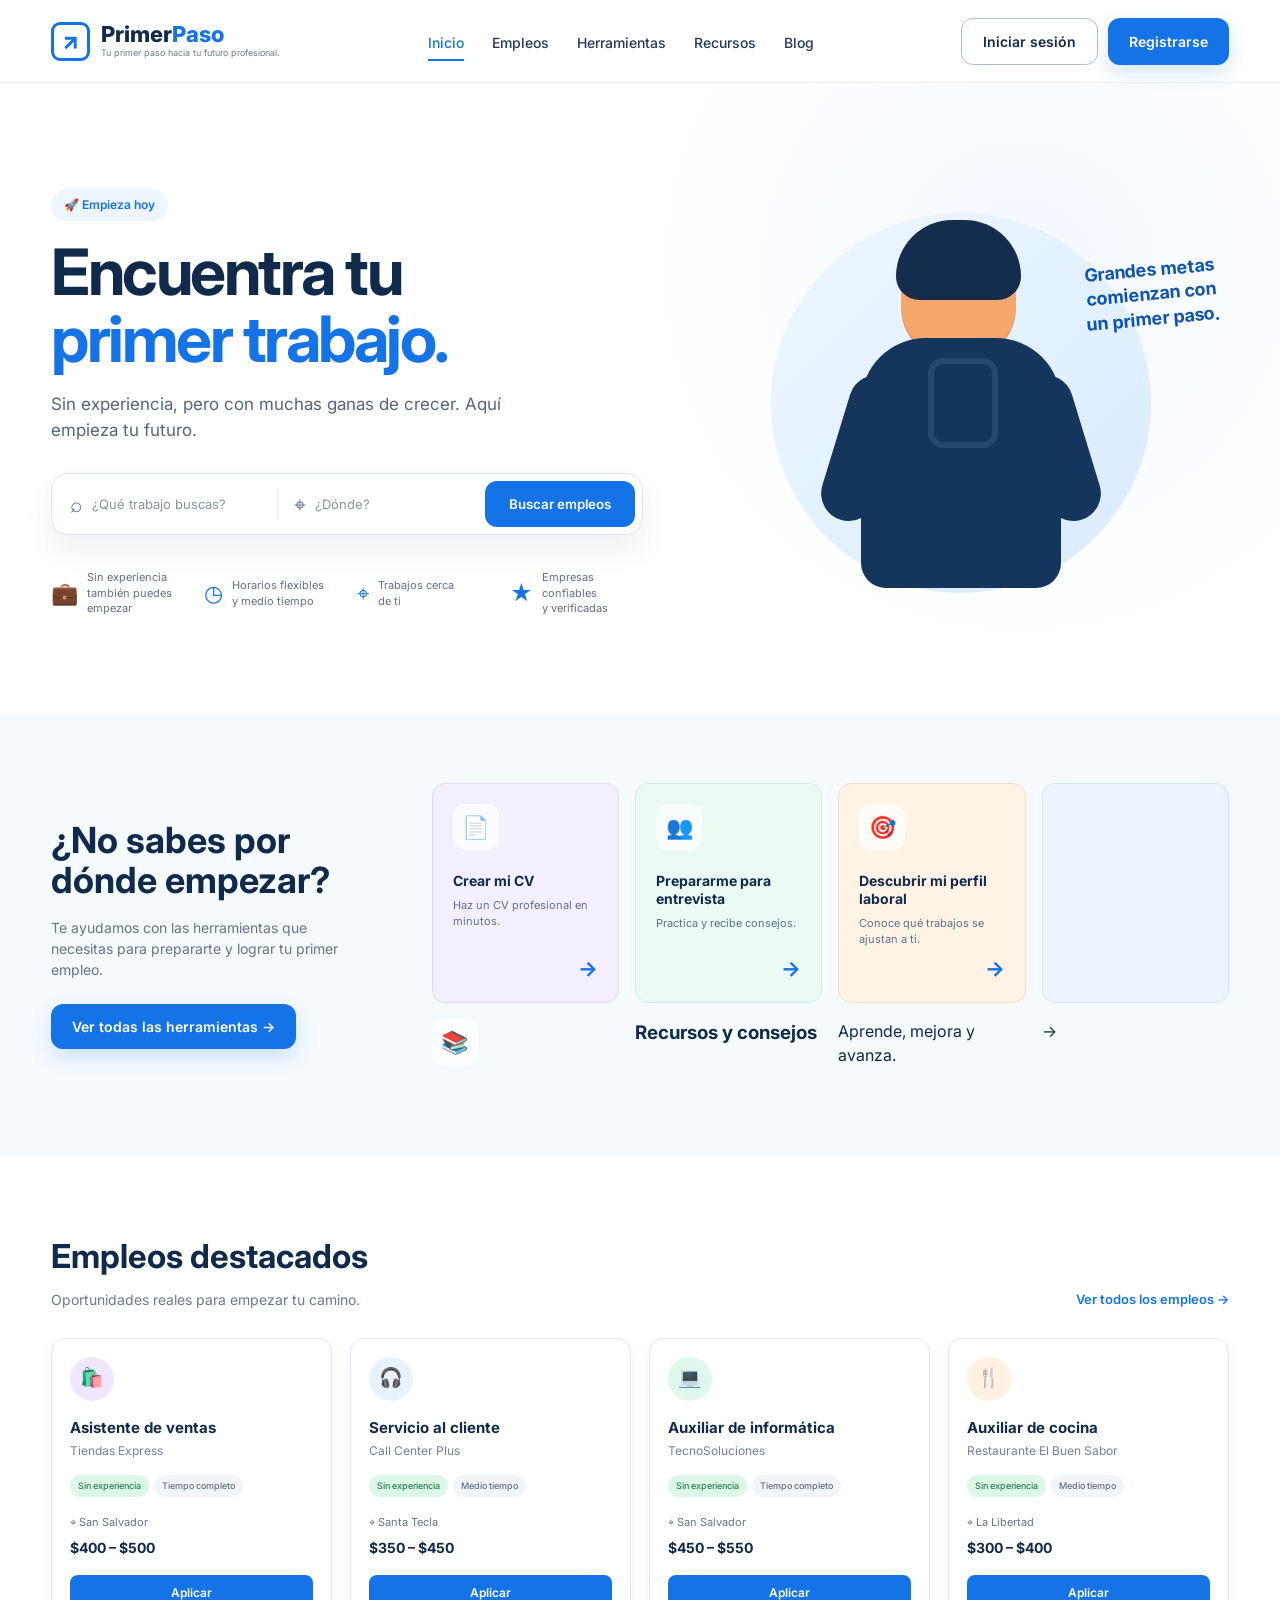
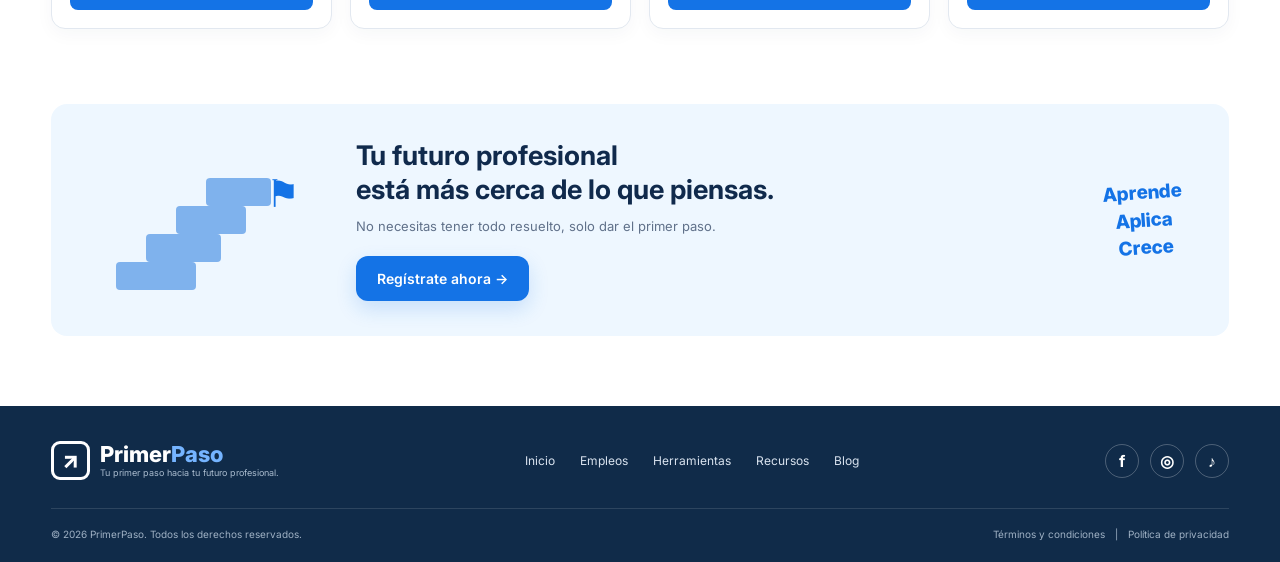
<file: index.html>
<!DOCTYPE html>
<html lang="es">
<head>
    <meta charset="UTF-8">
    <meta name="viewport" content="width=device-width, initial-scale=1.0">

    <title>PrimerPaso | Tu primer trabajo empieza aquí</title>

    <link rel="stylesheet" href="styles.css">

    <!-- Google Fonts -->
    <link rel="preconnect" href="https://fonts.googleapis.com">
    <link rel="preconnect" href="https://fonts.gstatic.com" crossorigin>
    <link href="https://fonts.googleapis.com/css2?family=Inter:wght@400;500;600;700;800&display=swap" rel="stylesheet">
</head>

<body>

    <!-- =========================
         NAVBAR
    ========================== -->
    <header class="navbar">
        <div class="container nav-content">

            <a href="#" class="logo">
                <div class="logo-icon">↗</div>

                <div class="logo-text">
                    <span>Primer<span>Paso</span></span>
                    <small>Tu primer paso hacia tu futuro profesional.</small>
                </div>
            </a>

            <nav class="nav-links">
    <a href="index.html" class="active">Inicio</a>
    <a href="empleos.html">Empleos</a>
    <a href="#herramientas">Herramientas</a>
    <a href="#recursos">Recursos</a>
    <a href="#" data-coming-soon="Blog">Blog</a>
</nav>

<div class="nav-buttons">
    <a
        href="auth.html?mode=login"
        class="btn btn-outline"
        data-auth-login
    >
        Iniciar sesión
    </a>

    <a
        href="auth.html?mode=register"
        class="btn btn-primary"
        data-auth-register
    >
        Registrarse
    </a>
</div>
    </header>


    <!-- =========================
         HERO
    ========================== -->
    <main>

        <section class="hero">
            <div class="container hero-content">

                <div class="hero-text">

                    <div class="hero-badge">
                        🚀 Empieza hoy
                    </div>

                    <h1>
                        Encuentra tu
                        <span>primer trabajo.</span>
                    </h1>

                    <p class="hero-description">
                        Sin experiencia, pero con muchas ganas de crecer.
                        Aquí empieza tu futuro.
                    </p>

                    <!-- SEARCH -->
                    <div class="search-box">

                        <div class="search-field">
                            <span class="search-icon">⌕</span>
                            <input
                                type="text"
                                placeholder="¿Qué trabajo buscas?"
                            >
                        </div>

                        <div class="search-divider"></div>

                        <div class="search-field">
                            <span class="location-icon">⌖</span>
                            <input
                                type="text"
                                placeholder="¿Dónde?"
                            >
                        </div>

                        <button class="search-button">
                            Buscar empleos
                        </button>

                    </div>

                    <!-- HERO FEATURES -->
                    <div class="hero-features">

                        <div class="hero-feature">
                            <span>💼</span>
                            <p>Sin experiencia<br>también puedes empezar</p>
                        </div>

                        <div class="hero-feature">
                            <span>◷</span>
                            <p>Horarios flexibles<br>y medio tiempo</p>
                        </div>

                        <div class="hero-feature">
                            <span>⌖</span>
                            <p>Trabajos cerca<br>de ti</p>
                        </div>

                        <div class="hero-feature">
                            <span>★</span>
                            <p>Empresas confiables<br>y verificadas</p>
                        </div>

                    </div>

                </div>


                <!-- HERO ILLUSTRATION -->
                <div class="hero-image">

                    <div class="hero-circle"></div>

                    <div class="person-card">

                        <div class="person-head"></div>

                        <div class="person-body">

                            <div class="person-arm left"></div>
                            <div class="person-arm right"></div>

                            <div class="backpack"></div>

                        </div>

                    </div>

                    <div class="floating-note">
                        Grandes metas
                        <br>
                        comienzan con
                        <br>
                        un primer paso.
                    </div>

                </div>

            </div>
        </section>


        <!-- =========================
             TOOLS
        ========================== -->
        <section class="tools-section" id="herramientas">

            <div class="container tools-content">

                <div class="tools-intro">

                    <h2>
                        ¿No sabes por
                        <br>
                        dónde empezar?
                    </h2>

                    <p>
                        Te ayudamos con las herramientas que necesitas
                        para prepararte y lograr tu primer empleo.
                    </p>

                    <a href="#" class="btn btn-primary">
                        Ver todas las herramientas →
                    </a>

                </div>


                <div class="tools-grid">

                    <article class="tool-card purple">

                        <div class="tool-icon">📄</div>

                        <h3>Crear mi CV</h3>

                        <p>
                            Haz un CV profesional
                            en minutos.
                        </p>

                        <a href="#">→</a>

                    </article>


                    <article class="tool-card green">

                        <div class="tool-icon">👥</div>

                        <h3>Prepararme para entrevista</h3>

                        <p>
                            Practica y recibe
                            consejos.
                        </p>

                        <a href="#">→</a>

                    </article>


                    <article class="tool-card orange">

                        <div class="tool-icon">🎯</div>

                        <h3>Descubrir mi perfil laboral</h3>

                        <p>
                            Conoce qué trabajos
                            se ajustan a ti.
                        </p>

                        <a href="#">→</a>

                    </article>


                    <article class="tool-card blue" id="recursos"></article>

                        <div class="tool-icon">📚</div>

                        <h3>Recursos y consejos</h3>

                        <p>
                            Aprende, mejora
                            y avanza.
                        </p>

                        <a href="#">→</a>

                    </article>

                </div>

            </div>

        </section>


        <!-- =========================
             JOBS
        ========================== -->
        <section class="jobs-section" id="empleos">

            <div class="container">

                <div class="section-header">

                    <div>
                        <h2>Empleos destacados</h2>

                        <p>
                            Oportunidades reales para empezar tu camino.
                        </p>
                    </div>

                    <a href="#" class="view-all">
                        Ver todos los empleos →
                    </a>

                </div>


                <div class="jobs-grid">

                    <!-- JOB 1 -->
                    <article class="job-card">

                        <div class="job-icon purple-icon">
                            🛍️
                        </div>

                        <h3>Asistente de ventas</h3>

                        <p class="company">
                            Tiendas Express
                        </p>

                        <div class="tags">
                            <span class="tag green-tag">
                                Sin experiencia
                            </span>

                            <span class="tag">
                                Tiempo completo
                            </span>
                        </div>

                        <div class="job-info">
                            <span>⌖ San Salvador</span>
                        </div>

                        <strong class="salary">
                            $400 – $500
                        </strong>

                        <button class="apply-button">
                            Aplicar
                        </button>

                    </article>


                    <!-- JOB 2 -->
                    <article class="job-card">

                        <div class="job-icon blue-icon">
                            🎧
                        </div>

                        <h3>Servicio al cliente</h3>

                        <p class="company">
                            Call Center Plus
                        </p>

                        <div class="tags">
                            <span class="tag green-tag">
                                Sin experiencia
                            </span>

                            <span class="tag">
                                Medio tiempo
                            </span>
                        </div>

                        <div class="job-info">
                            <span>⌖ Santa Tecla</span>
                        </div>

                        <strong class="salary">
                            $350 – $450
                        </strong>

                        <button class="apply-button">
                            Aplicar
                        </button>

                    </article>


                    <!-- JOB 3 -->
                    <article class="job-card">

                        <div class="job-icon green-icon">
                            💻
                        </div>

                        <h3>Auxiliar de informática</h3>

                        <p class="company">
                            TecnoSoluciones
                        </p>

                        <div class="tags">
                            <span class="tag green-tag">
                                Sin experiencia
                            </span>

                            <span class="tag">
                                Tiempo completo
                            </span>
                        </div>

                        <div class="job-info">
                            <span>⌖ San Salvador</span>
                        </div>

                        <strong class="salary">
                            $450 – $550
                        </strong>

                        <button class="apply-button">
                            Aplicar
                        </button>

                    </article>


                    <!-- JOB 4 -->
                    <article class="job-card">

                        <div class="job-icon orange-icon">
                            🍴
                        </div>

                        <h3>Auxiliar de cocina</h3>

                        <p class="company">
                            Restaurante El Buen Sabor
                        </p>

                        <div class="tags">
                            <span class="tag green-tag">
                                Sin experiencia
                            </span>

                            <span class="tag">
                                Medio tiempo
                            </span>
                        </div>

                        <div class="job-info">
                            <span>⌖ La Libertad</span>
                        </div>

                        <strong class="salary">
                            $300 – $400
                        </strong>

                        <button class="apply-button">
                            Aplicar
                        </button>

                    </article>

                </div>

            </div>

        </section>


        <!-- =========================
             CTA
        ========================== -->
        <section class="cta-section">

            <div class="container">

                <div class="cta-card">

                    <div class="stairs">
                        <div class="step step-1"></div>
                        <div class="step step-2"></div>
                        <div class="step step-3"></div>
                        <div class="step step-4"></div>

                        <div class="flag">⚑</div>
                    </div>

                    <div class="cta-text">

                        <h2>
                            Tu futuro profesional
                            <br>
                            está más cerca de lo que piensas.
                        </h2>

                        <p>
                            No necesitas tener todo resuelto,
                            solo dar el primer paso.
                        </p>

                        <a href="#" class="btn btn-primary">
                            Regístrate ahora →
                        </a>

                    </div>

                    <div class="cta-message">
                        Aprende
                        <br>
                        Aplica
                        <br>
                        Crece
                    </div>

                </div>

            </div>

        </section>

    </main>


    <!-- =========================
         FOOTER
    ========================== -->
    <footer class="footer">

        <div class="container">

            <div class="footer-top">

                <div class="footer-brand">

                    <div class="logo-icon">↗</div>

                    <div class="logo-text">
                        <span>Primer<span>Paso</span></span>

                        <small>
                            Tu primer paso hacia tu futuro profesional.
                        </small>
                    </div>

                </div>


                <div class="footer-links">

                    <a href="#">Inicio</a>
                    <a href="#">Empleos</a>
                    <a href="#">Herramientas</a>
                    <a href="#">Recursos</a>
                    <a href="#">Blog</a>

                </div>


                <div class="social-links">
                    <a href="#">f</a>
                    <a href="#">◎</a>
                    <a href="#">♪</a>
                </div>

            </div>


            <div class="footer-bottom">

                <p>
                    © 2026 PrimerPaso. Todos los derechos reservados.
                </p>

                <div>
                    <a href="#">Términos y condiciones</a>
                    <span>|</span>
                    <a href="#">Política de privacidad</a>
                </div>

            </div>

        </div>

    </footer>


</body>
</html>
</file>
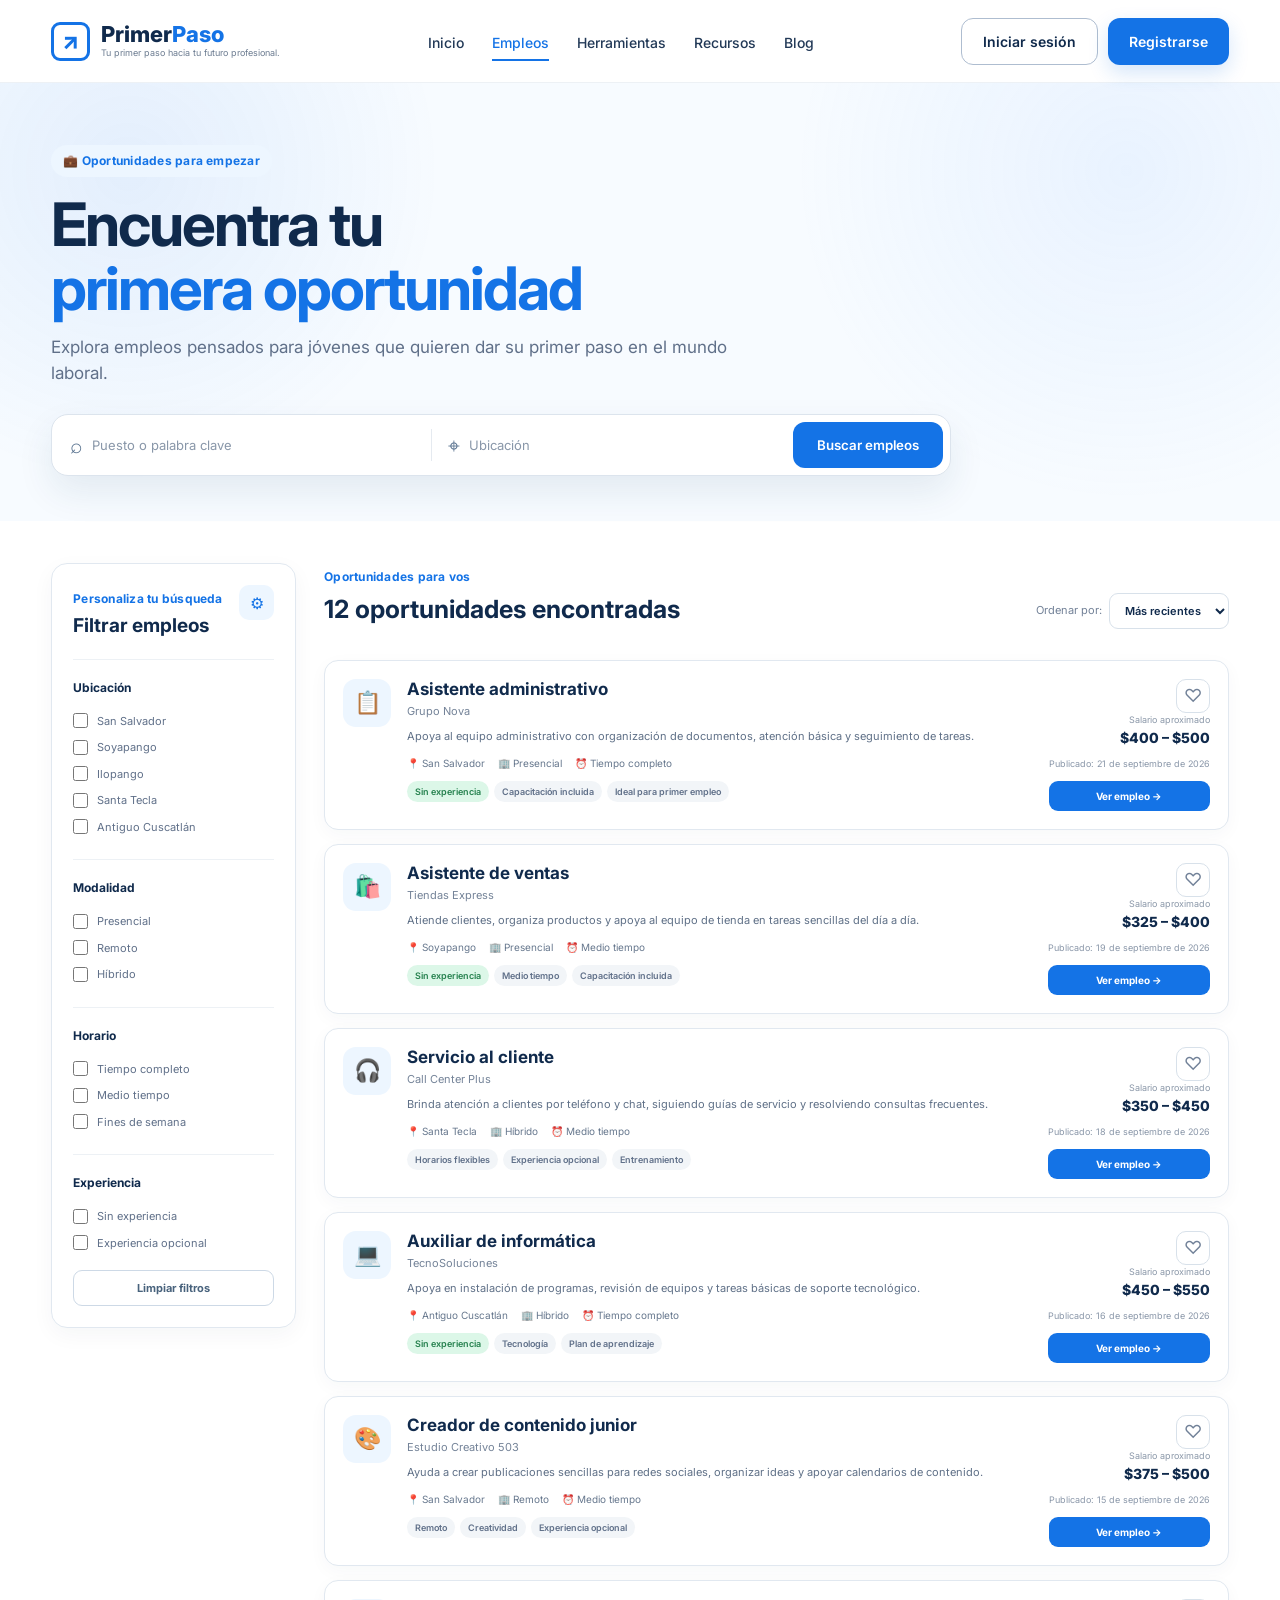
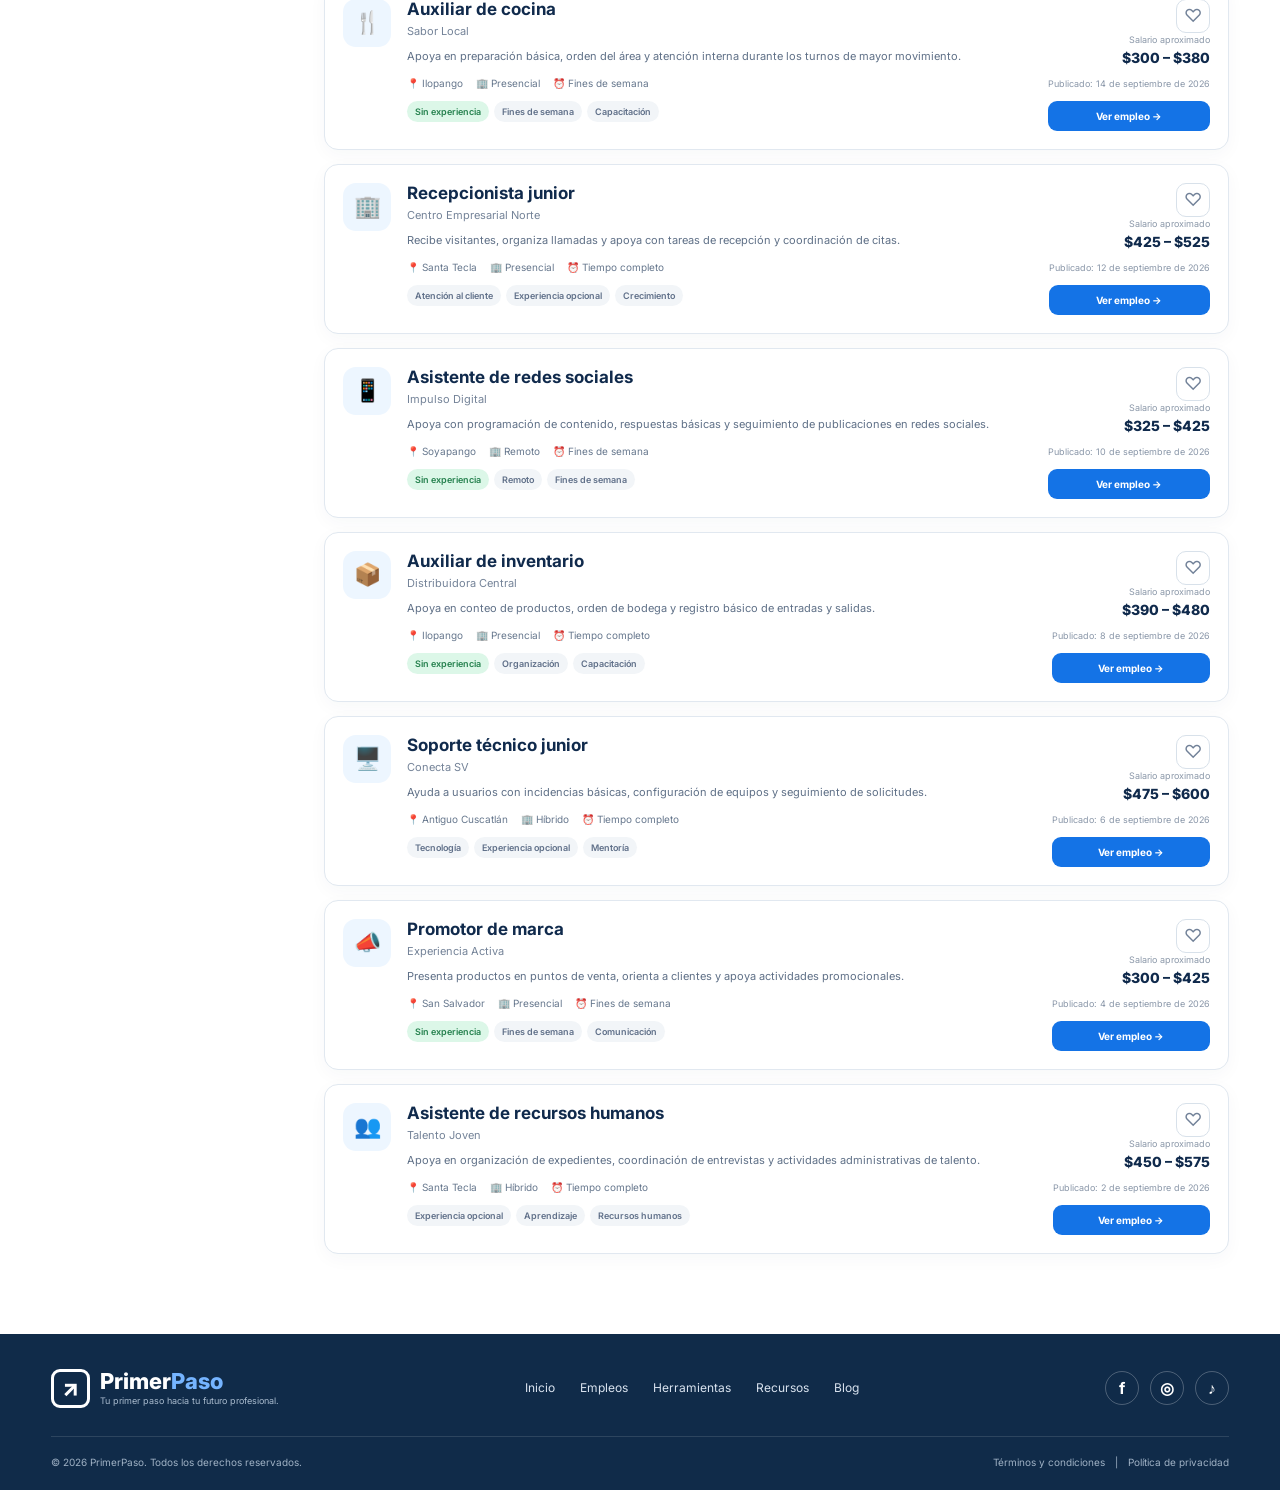
<file: empleos.html>
<!-- empleos.html -->
<!DOCTYPE html>
<html lang="es">
<head>
    <meta charset="UTF-8">
    <meta name="viewport" content="width=device-width, initial-scale=1.0">

    <title>Explorar empleos | PrimerPaso</title>

    <link rel="stylesheet" href="styles.css">
    <link rel="stylesheet" href="empleos.css">

    <link rel="preconnect" href="https://fonts.googleapis.com">
    <link rel="preconnect" href="https://fonts.gstatic.com" crossorigin>
    <link href="https://fonts.googleapis.com/css2?family=Inter:wght@400;500;600;700;800&display=swap" rel="stylesheet">
</head>

<body>

    <header class="navbar">
        <div class="container nav-content">

            <a href="index.html" class="logo" aria-label="PrimerPaso, ir al inicio">
                <div class="logo-icon">↗</div>

                <div class="logo-text">
                    <span>Primer<span>Paso</span></span>
                    <small>Tu primer paso hacia tu futuro profesional.</small>
                </div>
            </a>

           <nav class="nav-links">
    <a href="index.html">Inicio</a>
    <a href="empleos.html" class="active" aria-current="page">
        Empleos
    </a>
    <a href="index.html#herramientas">Herramientas</a>
    <a href="index.html#recursos">Recursos</a>
    <a href="#" data-coming-soon="Blog">Blog</a>
</nav>

<div class="nav-buttons">
    <a
        href="auth.html?mode=login"
        class="btn btn-outline"
        data-auth-login
    >
        Iniciar sesión
    </a>

    <a
        href="auth.html?mode=register"
        class="btn btn-primary"
        data-auth-register
    >
        Registrarse
    </a>
</div>
        </div>
    </header>

    <main>

        <section class="jobs-hero">
            <div class="container jobs-hero-content">
                <div class="jobs-hero-copy">
                    <span class="jobs-eyebrow">💼 Oportunidades para empezar</span>

                    <h1>Encuentra tu <span>primera oportunidad</span></h1>

                    <p>
                        Explora empleos pensados para jóvenes que quieren dar su primer paso en el mundo laboral.
                    </p>
                </div>

                <form class="jobs-search" id="jobsSearchForm">
                    <div class="jobs-search-field">
                        <span aria-hidden="true">⌕</span>
                        <label class="sr-only" for="keywordInput">Puesto o palabra clave</label>
                        <input
                            id="keywordInput"
                            name="keyword"
                            type="search"
                            placeholder="Puesto o palabra clave"
                            autocomplete="off"
                        >
                    </div>

                    <div class="jobs-search-divider"></div>

                    <div class="jobs-search-field">
                        <span aria-hidden="true">⌖</span>
                        <label class="sr-only" for="locationInput">Ubicación</label>
                        <input
                            id="locationInput"
                            name="location"
                            type="search"
                            placeholder="Ubicación"
                            autocomplete="off"
                        >
                    </div>

                    <button class="search-button jobs-search-button" type="submit">
                        Buscar empleos
                    </button>
                </form>
            </div>
        </section>

        <section class="jobs-explorer" aria-label="Explorador de empleos">
            <div class="container explorer-layout">

                <aside class="filters-card">
                    <div class="filters-heading">
                        <div>
                            <span class="filters-kicker">Personaliza tu búsqueda</span>
                            <h2>Filtrar empleos</h2>
                        </div>
                        <span class="filters-icon">⚙</span>
                    </div>

                    <div class="filter-group">
                        <h3>Ubicación</h3>

                        <label class="checkbox-option">
                            <input type="checkbox" name="location" value="San Salvador">
                            <span>San Salvador</span>
                        </label>

                        <label class="checkbox-option">
                            <input type="checkbox" name="location" value="Soyapango">
                            <span>Soyapango</span>
                        </label>

                        <label class="checkbox-option">
                            <input type="checkbox" name="location" value="Ilopango">
                            <span>Ilopango</span>
                        </label>

                        <label class="checkbox-option">
                            <input type="checkbox" name="location" value="Santa Tecla">
                            <span>Santa Tecla</span>
                        </label>

                        <label class="checkbox-option">
                            <input type="checkbox" name="location" value="Antiguo Cuscatlán">
                            <span>Antiguo Cuscatlán</span>
                        </label>
                    </div>

                    <div class="filter-group">
                        <h3>Modalidad</h3>

                        <label class="checkbox-option">
                            <input type="checkbox" name="modality" value="Presencial">
                            <span>Presencial</span>
                        </label>

                        <label class="checkbox-option">
                            <input type="checkbox" name="modality" value="Remoto">
                            <span>Remoto</span>
                        </label>

                        <label class="checkbox-option">
                            <input type="checkbox" name="modality" value="Híbrido">
                            <span>Híbrido</span>
                        </label>
                    </div>

                    <div class="filter-group">
                        <h3>Horario</h3>

                        <label class="checkbox-option">
                            <input type="checkbox" name="schedule" value="Tiempo completo">
                            <span>Tiempo completo</span>
                        </label>

                        <label class="checkbox-option">
                            <input type="checkbox" name="schedule" value="Medio tiempo">
                            <span>Medio tiempo</span>
                        </label>

                        <label class="checkbox-option">
                            <input type="checkbox" name="schedule" value="Fines de semana">
                            <span>Fines de semana</span>
                        </label>
                    </div>

                    <div class="filter-group">
                        <h3>Experiencia</h3>

                        <label class="checkbox-option">
                            <input type="checkbox" name="experience" value="Sin experiencia">
                            <span>Sin experiencia</span>
                        </label>

                        <label class="checkbox-option">
                            <input type="checkbox" name="experience" value="Experiencia opcional">
                            <span>Experiencia opcional</span>
                        </label>
                    </div>

                    <button class="clear-filters" id="clearFilters" type="button">
                        Limpiar filtros
                    </button>
                </aside>

                <section class="results-area" aria-live="polite">
                    <div class="results-toolbar">
                        <div>
                            <span class="results-kicker">Oportunidades para vos</span>
                            <h2 id="resultsCount">12 oportunidades encontradas</h2>
                        </div>

                        <label class="sort-control" for="sortSelect">
                            <span>Ordenar por:</span>

                            <select id="sortSelect">
                                <option value="recent">Más recientes</option>
                                <option value="oldest">Más antiguas</option>
                                <option value="salary-high">Mayor salario</option>
                                <option value="salary-low">Menor salario</option>
                                <option value="title">Puesto: A-Z</option>
                            </select>
                        </label>
                    </div>

                    <div class="active-filters" id="activeFilters"></div>

                    <div class="jobs-list" id="jobsList"></div>

                    <div class="empty-state" id="emptyState" hidden>
                        <div class="empty-state-icon">⌕</div>

                        <h3>No encontramos empleos con esos criterios</h3>

                        <p>
                            Prueba con otra palabra clave o elimina alguno de los filtros.
                        </p>

                        <button
                            class="btn btn-primary"
                            id="emptyClearFilters"
                            type="button"
                        >
                            Ver todos los empleos
                        </button>
                    </div>
                </section>

            </div>
        </section>

    </main>

    <div class="job-modal" id="jobModal" hidden>
        <div class="job-modal-backdrop" data-close-modal></div>

        <article
            class="job-modal-dialog"
            role="dialog"
            aria-modal="true"
            aria-labelledby="modalJobTitle"
        >
            <button
                class="modal-close"
                type="button"
                aria-label="Cerrar"
                data-close-modal
            >
                ×
            </button>

            <div class="modal-job-icon" id="modalJobIcon">💼</div>

            <span class="modal-company" id="modalCompany">Empresa</span>

            <h2 id="modalJobTitle">Puesto</h2>

            <p class="modal-description" id="modalDescription"></p>

            <div class="modal-details" id="modalDetails"></div>

            <div class="modal-tags" id="modalTags"></div>

            <div class="modal-salary" id="modalSalary"></div>

            <div class="modal-actions">
                <button
                    class="btn btn-outline modal-save"
                    id="modalSaveButton"
                    type="button"
                >
                    ♡ Guardar oferta
                </button>

                <button
                    class="btn btn-primary"
                    id="modalApplyButton"
                    type="button"
                >
                    Aplicar →
                </button>
            </div>
        </article>
    </div>

    <footer class="footer">
        <div class="container">

            <div class="footer-top">

                <a href="index.html" class="footer-brand">
                    <div class="logo-icon">↗</div>

                    <div class="logo-text">
                        <span>Primer<span>Paso</span></span>
                        <small>Tu primer paso hacia tu futuro profesional.</small>
                    </div>
                </a>

                <div class="footer-links">
                    <a href="index.html">Inicio</a>
                    <a href="empleos.html">Empleos</a>
                    <a href="index.html#herramientas">Herramientas</a>
                    <a href="index.html#recursos">Recursos</a>
                    <a href="index.html#blog">Blog</a>
                </div>

                <div class="social-links" aria-label="Redes sociales">
                    <a href="#" aria-label="Facebook">f</a>
                    <a href="#" aria-label="Instagram">◎</a>
                    <a href="#" aria-label="TikTok">♪</a>
                </div>

            </div>

            <div class="footer-bottom">
                <p>© 2026 PrimerPaso. Todos los derechos reservados.</p>

                <div>
                    <a href="#">Términos y condiciones</a>
                    <span>|</span>
                    <a href="#">Política de privacidad</a>
                </div>
            </div>

        </div>
    </footer>

    <script src="empleos.js"></script>
</body>
</html>
</file>
<file: styles.css>
/* ==============================
   RESET
============================== */

* {
    margin: 0;
    padding: 0;
    box-sizing: border-box;
}

html {
    scroll-behavior: smooth;
}

body {
    font-family: "Inter", sans-serif;
    color: #102a4c;
    background: #ffffff;
    line-height: 1.5;
}

a {
    text-decoration: none;
    color: inherit;
}

button,
input {
    font-family: inherit;
}


/* ==============================
   VARIABLES
============================== */

:root {

    --primary: #1473e6;
    --primary-dark: #0e55ae;

    --navy: #102a4c;

    --text: #102a4c;
    --muted: #63728a;

    --light-blue: #eef7ff;
    --border: #e2e8f0;

    --white: #ffffff;

    --purple-light: #f3efff;
    --green-light: #eafaf3;
    --orange-light: #fff3e6;
    --blue-light: #ebf4ff;

}


/* ==============================
   CONTAINER
============================== */

.container {
    width: min(1180px, 92%);
    margin: auto;
}


/* ==============================
   BUTTONS
============================== */

.btn {
    display: inline-flex;
    align-items: center;
    justify-content: center;

    padding: 12px 21px;

    border-radius: 12px;

    font-size: 14px;
    font-weight: 600;

    transition: 0.25s;
}

.btn-primary {
    background: var(--primary);
    color: white;

    box-shadow: 0 8px 20px rgba(20, 115, 230, 0.18);
}

.btn-primary:hover {
    background: var(--primary-dark);
    transform: translateY(-2px);
}

.btn-outline {
    border: 1px solid #aebdd0;
    background: white;
}

.btn-outline:hover {
    border-color: var(--primary);
    color: var(--primary);
}


/* ==============================
   NAVBAR
============================== */

.navbar {
    background: white;

    position: sticky;
    top: 0;
    z-index: 1000;

    border-bottom: 1px solid #edf1f5;
}

.nav-content {
    height: 82px;

    display: flex;
    align-items: center;
    justify-content: space-between;

    gap: 30px;
}


/* LOGO */

.logo {
    display: flex;
    align-items: center;
    gap: 11px;
}

.logo-icon {
    width: 39px;
    height: 39px;

    border: 3px solid var(--primary);

    border-radius: 9px;

    display: flex;
    align-items: center;
    justify-content: center;

    color: var(--primary);

    font-size: 23px;
    font-weight: 800;
}

.logo-text {
    display: flex;
    flex-direction: column;
}

.logo-text > span {
    font-size: 22px;
    font-weight: 800;
    line-height: 1.1;
}

.logo-text > span span {
    color: var(--primary);
}

.logo-text small {
    color: #6c7c91;
    font-size: 9px;
}


/* NAV LINKS */

.nav-links {
    display: flex;
    align-items: center;
    gap: 28px;
}

.nav-links a {
    color: #223957;
    font-size: 14px;
    font-weight: 500;

    padding: 28px 0 25px;

    position: relative;
}

.nav-links a.active {
    color: var(--primary);
}

.nav-links a.active::after {
    content: "";

    position: absolute;

    bottom: 17px;
    left: 0;
    right: 0;

    height: 2px;

    background: var(--primary);
}


/* NAV BUTTONS */

.nav-buttons {
    display: flex;
    gap: 10px;
}


/* ==============================
   HERO
============================== */

.hero {
    background:
        radial-gradient(
            circle at 80% 30%,
            #f3f8ff,
            transparent 35%
        );

    padding: 65px 0 55px;

    overflow: hidden;
}

.hero-content {

    min-height: 510px;

    display: grid;

    grid-template-columns: 1.05fr 0.95fr;

    align-items: center;

    gap: 50px;
}


/* HERO TEXT */

.hero-badge {
    display: inline-flex;

    padding: 7px 13px;

    background: #edf6ff;
    border-radius: 30px;

    color: var(--primary);

    font-size: 12px;
    font-weight: 600;

    margin-bottom: 18px;
}

.hero-text h1 {
    font-size: clamp(44px, 5vw, 67px);

    line-height: 1.04;

    letter-spacing: -2.5px;

    color: var(--navy);

    margin-bottom: 20px;
}

.hero-text h1 span {
    display: block;
    color: var(--primary);
}

.hero-description {
    max-width: 520px;

    font-size: 17px;

    color: #53657c;

    margin-bottom: 30px;
}


/* SEARCH */

.search-box {
    max-width: 690px;

    display: flex;
    align-items: center;

    border: 1px solid #dce4ed;

    border-radius: 17px;

    background: white;

    padding: 7px 7px 7px 18px;

    box-shadow:
        0 15px 30px rgba(26, 63, 100, 0.08);
}

.search-field {
    flex: 1;

    display: flex;
    align-items: center;

    gap: 9px;
}

.search-field input {
    border: none;
    outline: none;

    width: 100%;

    color: var(--navy);

    font-size: 13px;
}

.search-field input::placeholder {
    color: #8694a6;
}

.search-icon,
.location-icon {
    font-size: 21px;
    color: #57718e;
}

.search-divider {
    width: 1px;
    height: 32px;

    background: #e5eaf0;

    margin: 0 16px;
}

.search-button {
    border: none;

    background: var(--primary);
    color: white;

    border-radius: 12px;

    padding: 15px 24px;

    font-weight: 600;

    cursor: pointer;

    transition: 0.2s;
}

.search-button:hover {
    background: var(--primary-dark);
}


/* HERO FEATURES */

.hero-features {
    margin-top: 35px;

    display: grid;

    grid-template-columns: repeat(4, 1fr);

    gap: 20px;
}

.hero-feature {
    display: flex;

    gap: 9px;

    align-items: center;
}

.hero-feature > span {
    font-size: 22px;
    color: var(--primary);
}

.hero-feature p {
    font-size: 11px;
    line-height: 1.4;
    color: #607089;
}


/* ==============================
   HERO ILLUSTRATION
============================== */

.hero-image {
    position: relative;

    min-height: 480px;

    display: flex;

    align-items: center;
    justify-content: center;
}

.hero-circle {
    position: absolute;

    width: 380px;
    height: 380px;

    border-radius: 50%;

    background:
        linear-gradient(
            135deg,
            #edf6ff,
            #d9ebff
        );
}


/* PERSON */

.person-card {
    position: relative;

    width: 230px;
    height: 360px;

    z-index: 2;
}

.person-head {
    width: 115px;
    height: 115px;

    border-radius: 45%;

    background: #f6a76c;

    position: absolute;

    top: 22px;
    left: 55px;

    box-shadow: inset 0 -5px rgba(0, 0, 0, 0.04);
}

.person-head::before {
    content: "";

    position: absolute;

    width: 125px;
    height: 80px;

    background: #142d4c;

    border-radius: 60px 60px 25px 25px;

    top: -25px;
    left: -5px;
}


/* BODY */

.person-body {
    position: absolute;

    top: 115px;
    left: 15px;

    width: 200px;
    height: 250px;

    background: #15365c;

    border-radius: 65px 65px 25px 25px;
}


/* ARMS */

.person-arm {
    position: absolute;

    width: 55px;
    height: 150px;

    background: #15365c;

    border-radius: 40px;
}

.person-arm.left {
    left: -26px;
    top: 35px;

    transform: rotate(17deg);
}

.person-arm.right {
    right: -26px;
    top: 35px;

    transform: rotate(-17deg);
}


/* BACKPACK */

.backpack {
    position: absolute;

    left: 67px;
    top: 20px;

    width: 70px;
    height: 90px;

    border: 6px solid #24486e;

    border-radius: 15px;
}


/* FLOATING NOTE */

.floating-note {
    position: absolute;

    right: 10px;
    top: 95px;

    color: var(--primary-dark);

    font-size: 18px;

    font-weight: 700;

    line-height: 1.35;

    transform: rotate(-5deg);

    text-align: center;
}


/* ==============================
   TOOLS SECTION
============================== */

.tools-section {
    background: #f5faff;

    padding: 70px 0;
}

.tools-content {

    display: grid;

    grid-template-columns: 0.8fr 1.9fr;

    gap: 45px;

    align-items: center;
}

.tools-intro h2 {
    font-size: 36px;

    line-height: 1.1;

    color: var(--navy);

    margin-bottom: 17px;
}

.tools-intro p {
    color: #64748a;

    font-size: 14px;

    max-width: 315px;

    margin-bottom: 24px;
}


/* TOOLS GRID */

.tools-grid {

    display: grid;

    grid-template-columns: repeat(4, 1fr);

    gap: 16px;
}

.tool-card {

    min-height: 220px;

    padding: 20px;

    border-radius: 13px;

    border: 1px solid transparent;

    position: relative;

    transition: 0.25s;
}

.tool-card:hover {
    transform: translateY(-5px);
    box-shadow: 0 12px 25px rgba(30, 70, 110, 0.08);
}

.tool-card.purple {
    background: var(--purple-light);
    border-color: #dfd7ff;
}

.tool-card.green {
    background: var(--green-light);
    border-color: #ccefe0;
}

.tool-card.orange {
    background: var(--orange-light);
    border-color: #f7ddc3;
}

.tool-card.blue {
    background: var(--blue-light);
    border-color: #d1e4fc;
}

.tool-icon {
    width: 46px;
    height: 46px;

    background: rgba(255, 255, 255, 0.7);

    border-radius: 12px;

    display: flex;
    align-items: center;
    justify-content: center;

    font-size: 22px;

    margin-bottom: 22px;
}

.tool-card h3 {
    font-size: 14px;

    line-height: 1.3;

    margin-bottom: 8px;
}

.tool-card p {
    font-size: 11px;

    color: #607089;

    line-height: 1.45;
}

.tool-card a {
    position: absolute;

    bottom: 18px;
    right: 20px;

    color: var(--primary);

    font-size: 21px;

    font-weight: 700;
}


/* ==============================
   JOBS
============================== */

.jobs-section {
    padding: 75px 0;
    background: white;
}

.section-header {
    display: flex;

    justify-content: space-between;

    align-items: flex-end;

    margin-bottom: 28px;
}

.section-header h2 {
    font-size: 33px;

    margin-bottom: 7px;

    color: var(--navy);
}

.section-header p {
    font-size: 14px;
    color: #697990;
}

.view-all {
    color: var(--primary);

    font-size: 13px;

    font-weight: 600;
}


/* JOBS GRID */

.jobs-grid {

    display: grid;

    grid-template-columns: repeat(4, 1fr);

    gap: 18px;
}


/* JOB CARD */

.job-card {

    border: 1px solid var(--border);

    border-radius: 14px;

    padding: 18px;

    background: white;

    box-shadow: 0 5px 18px rgba(20, 50, 80, 0.04);

    transition: 0.25s;
}

.job-card:hover {
    transform: translateY(-4px);

    box-shadow: 0 15px 30px rgba(20, 50, 80, 0.09);
}

.job-icon {
    width: 44px;
    height: 44px;

    border-radius: 50%;

    display: flex;

    align-items: center;
    justify-content: center;

    font-size: 19px;

    margin-bottom: 16px;
}

.purple-icon {
    background: #eee7ff;
}

.blue-icon {
    background: #e7f2ff;
}

.green-icon {
    background: #def8eb;
}

.orange-icon {
    background: #fff0df;
}

.job-card h3 {
    color: var(--navy);

    font-size: 15px;

    margin-bottom: 3px;
}

.company {
    font-size: 12px;

    color: #738196;

    margin-bottom: 15px;
}


/* TAGS */

.tags {
    display: flex;

    gap: 5px;

    flex-wrap: wrap;

    margin-bottom: 17px;
}

.tag {
    padding: 4px 8px;

    border-radius: 20px;

    background: #f2f5f8;

    color: #607089;

    font-size: 9px;

    font-weight: 500;
}

.green-tag {
    background: #dcf7e8;
    color: #25814e;
}


/* JOB INFO */

.job-info {
    color: #65758a;

    font-size: 11px;

    margin-bottom: 7px;
}

.salary {
    display: block;

    font-size: 14px;

    color: var(--navy);

    margin-bottom: 17px;
}


/* APPLY */

.apply-button {

    width: 100%;

    padding: 10px;

    border: none;

    border-radius: 8px;

    background: var(--primary);

    color: white;

    font-weight: 600;

    font-size: 12px;

    cursor: pointer;

    transition: 0.2s;
}

.apply-button:hover {
    background: var(--primary-dark);
}


/* ==============================
   CTA
============================== */

.cta-section {
    padding: 0 0 70px;
}

.cta-card {

    min-height: 220px;

    border-radius: 16px;

    background: #eef7ff;

    display: flex;

    align-items: center;

    padding: 35px 45px;

    position: relative;

    overflow: hidden;
}

.stairs {
    width: 260px;
    height: 160px;

    position: relative;
}

.step {
    position: absolute;

    background: #7fb2ed;

    border-radius: 4px;
}

.step-1 {
    width: 80px;
    height: 28px;
    bottom: 10px;
    left: 20px;
}

.step-2 {
    width: 75px;
    height: 28px;
    bottom: 38px;
    left: 50px;
}

.step-3 {
    width: 70px;
    height: 28px;
    bottom: 66px;
    left: 80px;
}

.step-4 {
    width: 65px;
    height: 28px;
    bottom: 94px;
    left: 110px;
}

.flag {
    position: absolute;

    left: 170px;
    top: 25px;

    color: var(--primary);

    font-size: 38px;
}

.cta-text h2 {
    font-size: 27px;

    line-height: 1.25;

    margin-bottom: 10px;
}

.cta-text p {
    color: #60718a;

    font-size: 13px;

    margin-bottom: 20px;
}

.cta-message {

    margin-left: auto;

    color: var(--primary);

    font-weight: 800;

    font-size: 19px;

    line-height: 1.45;

    text-align: center;

    transform: rotate(-4deg);
}


/* ==============================
   FOOTER
============================== */

.footer {
    background: #102b49;

    color: white;

    padding: 35px 0 20px;
}

.footer-top {

    display: flex;

    align-items: center;

    justify-content: space-between;

    gap: 30px;

    padding-bottom: 28px;

    border-bottom: 1px solid rgba(255,255,255,0.12);
}

.footer-brand {
    display: flex;
    align-items: center;

    gap: 10px;
}

.footer-brand .logo-icon {
    border-color: white;
    color: white;
}

.footer-brand .logo-text > span {
    color: white;
}

.footer-brand .logo-text > span span {
    color: #75b4ff;
}

.footer-brand small {
    color: #a9bbce;
}


.footer-links {

    display: flex;

    gap: 25px;

    font-size: 12px;

    color: #d9e3ef;
}

.footer-links a:hover {
    color: #75b4ff;
}


.social-links {

    display: flex;

    gap: 11px;
}

.social-links a {

    width: 34px;
    height: 34px;

    display: flex;

    align-items: center;
    justify-content: center;

    border: 1px solid rgba(255,255,255,0.25);

    border-radius: 50%;

    font-weight: 700;
}

.footer-bottom {

    padding-top: 18px;

    display: flex;

    justify-content: space-between;

    font-size: 10px;

    color: #9fb1c4;
}

.footer-bottom div {

    display: flex;

    gap: 10px;
}

.footer-bottom a:hover {
    color: white;
}


/* ==============================
   RESPONSIVE
============================== */

@media (max-width: 1050px) {

    .nav-links {
        gap: 16px;
    }

    .hero-content {
        grid-template-columns: 1fr 0.8fr;
    }

    .hero-features {
        grid-template-columns: repeat(2, 1fr);
    }

    .tools-content {
        grid-template-columns: 1fr;
    }

    .tools-grid {
        grid-template-columns: repeat(2, 1fr);
    }

    .jobs-grid {
        grid-template-columns: repeat(2, 1fr);
    }
}


@media (max-width: 800px) {

    .nav-links {
        display: none;
    }

    .nav-buttons .btn-outline {
        display: none;
    }

    .hero {
        padding-top: 45px;
    }

    .hero-content {
        grid-template-columns: 1fr;
    }

    .hero-image {
        display: none;
    }

    .hero-text h1 {
        font-size: 50px;
    }

    .search-box {
        flex-direction: column;

        align-items: stretch;

        gap: 10px;

        padding: 12px;
    }

    .search-divider {
        display: none;
    }

    .search-button {
        width: 100%;
    }

    .hero-features {
        grid-template-columns: 1fr 1fr;
    }

    .cta-card {
        flex-direction: column;

        align-items: flex-start;

        gap: 10px;
    }

    .stairs {
        display: none;
    }

    .cta-message {
        display: none;
    }

    .footer-top {
        flex-direction: column;

        align-items: flex-start;
    }

    .footer-bottom {
        flex-direction: column;

        gap: 15px;
    }
}


@media (max-width: 550px) {

    .nav-content {
        height: 70px;
    }

    .logo-text small {
        display: none;
    }

    .logo-text > span {
        font-size: 19px;
    }

    .hero-text h1 {
        font-size: 41px;

        letter-spacing: -1.5px;
    }

    .hero-description {
        font-size: 15px;
    }

    .hero-features {
        grid-template-columns: 1fr;
    }

    .tools-grid {
        grid-template-columns: 1fr;
    }

    .jobs-grid {
        grid-template-columns: 1fr;
    }

    .section-header {
        align-items: flex-start;

        flex-direction: column;

        gap: 10px;
    }

    .section-header h2 {
        font-size: 28px;
    }

    .cta-card {
        padding: 28px;
    }

    .cta-text h2 {
        font-size: 22px;
    }

    .footer-links {
        flex-wrap: wrap;
    }

    .footer-bottom div {
        flex-wrap: wrap;
    }
}
</file>
<file: empleos.css>
/* empleos.css */

:root {
    --jobs-bg: #f7fbff;
    --jobs-card: #ffffff;
    --jobs-border: #e1e8f0;
    --jobs-muted: #687990;
    --jobs-soft-blue: #edf6ff;
    --jobs-shadow: 0 12px 30px rgba(22, 63, 103, 0.07);
}

.sr-only {
    position: absolute;
    width: 1px;
    height: 1px;
    padding: 0;
    margin: -1px;
    overflow: hidden;
    clip: rect(0, 0, 0, 0);
    white-space: nowrap;
    border: 0;
}

/* HERO */

.jobs-hero {
    padding: 62px 0 45px;
    background:
        radial-gradient(circle at 10% 20%, rgba(20, 115, 230, 0.09), transparent 26%),
        radial-gradient(circle at 88% 20%, rgba(117, 180, 255, 0.11), transparent 28%),
        var(--jobs-bg);
}

.jobs-hero-content {
    display: grid;
    gap: 28px;
}

.jobs-hero-copy {
    max-width: 780px;
}

.jobs-eyebrow,
.results-kicker,
.filters-kicker {
    display: inline-flex;
    align-items: center;
    gap: 6px;
    color: var(--primary);
    font-size: 12px;
    font-weight: 700;
    letter-spacing: 0.02em;
}

.jobs-eyebrow {
    padding: 7px 12px;
    background: var(--jobs-soft-blue);
    border-radius: 999px;
    margin-bottom: 16px;
}

.jobs-hero-copy h1 {
    color: var(--navy);
    font-size: clamp(42px, 5vw, 60px);
    line-height: 1.06;
    letter-spacing: -2px;
    margin-bottom: 15px;
}

.jobs-hero-copy h1 span {
    display: block;
    color: var(--primary);
}

.jobs-hero-copy p {
    color: #607089;
    max-width: 700px;
    font-size: 17px;
}

/* SEARCH */

.jobs-search {
    width: min(900px, 100%);
    display: flex;
    align-items: center;
    gap: 0;
    padding: 7px 7px 7px 18px;
    background: #fff;
    border: 1px solid #dce4ed;
    border-radius: 17px;
    box-shadow: 0 16px 36px rgba(26, 63, 100, 0.09);
}

.jobs-search-field {
    min-width: 0;
    flex: 1;
    display: flex;
    align-items: center;
    gap: 9px;
}

.jobs-search-field > span {
    color: #57718e;
    font-size: 21px;
    line-height: 1;
}

.jobs-search-field input {
    min-width: 0;
    width: 100%;
    border: none;
    outline: none;
    background: transparent;
    color: var(--navy);
    font-size: 13px;
}

.jobs-search-field input::placeholder {
    color: #8997a9;
}

.jobs-search-divider {
    width: 1px;
    height: 32px;
    flex: 0 0 1px;
    background: #e5eaf0;
    margin: 0 16px;
}

.jobs-search-button {
    flex: 0 0 auto;
}

/* EXPLORER */

.jobs-explorer {
    padding: 42px 0 80px;
    background: #fff;
}

.explorer-layout {
    display: grid;
    grid-template-columns: 245px minmax(0, 1fr);
    gap: 28px;
    align-items: start;
}

/* FILTERS */

.filters-card {
    position: sticky;
    top: 104px;
    padding: 21px;
    border: 1px solid var(--jobs-border);
    border-radius: 16px;
    background: var(--jobs-card);
    box-shadow: 0 7px 22px rgba(20, 50, 80, 0.045);
}

.filters-heading {
    display: flex;
    align-items: flex-start;
    justify-content: space-between;
    gap: 12px;
    padding-bottom: 18px;
    border-bottom: 1px solid #edf1f5;
}

.filters-heading h2 {
    color: var(--navy);
    font-size: 19px;
    margin-top: 3px;
}

.filters-icon {
    width: 35px;
    height: 35px;
    display: flex;
    align-items: center;
    justify-content: center;
    border-radius: 10px;
    background: var(--jobs-soft-blue);
    color: var(--primary);
    font-size: 16px;
}

.filter-group {
    padding: 19px 0;
    border-bottom: 1px solid #edf1f5;
}

.filter-group:last-of-type {
    border-bottom: none;
    padding-bottom: 14px;
}

.filter-group h3 {
    color: var(--navy);
    font-size: 12px;
    margin-bottom: 11px;
}

.checkbox-option {
    display: flex;
    align-items: center;
    gap: 9px;
    padding: 5px 0;
    cursor: pointer;
    color: #607089;
    font-size: 11px;
}

.checkbox-option input {
    width: 15px;
    height: 15px;
    margin: 0;
    accent-color: var(--primary);
    cursor: pointer;
}

.checkbox-option:hover span {
    color: var(--primary);
}

.clear-filters {
    width: 100%;
    padding: 10px 12px;
    border: 1px solid #cdd9e6;
    border-radius: 9px;
    background: white;
    color: #49637d;
    font-size: 11px;
    font-weight: 700;
    cursor: pointer;
    transition: 0.2s;
}

.clear-filters:hover {
    border-color: var(--primary);
    color: var(--primary);
    transform: translateY(-1px);
}

/* RESULTS */

.results-area {
    min-width: 0;
}

.results-toolbar {
    display: flex;
    align-items: flex-end;
    justify-content: space-between;
    gap: 20px;
    margin-bottom: 14px;
}

.results-toolbar h2 {
    color: var(--navy);
    font-size: 25px;
    margin-top: 4px;
}

.sort-control {
    display: flex;
    align-items: center;
    gap: 7px;
    color: #728197;
    font-size: 11px;
    white-space: nowrap;
}

.sort-control select {
    padding: 9px 11px;
    border: 1px solid #d8e1ea;
    border-radius: 9px;
    background: white;
    color: var(--navy);
    font-family: inherit;
    font-size: 11px;
    font-weight: 600;
    outline: none;
    cursor: pointer;
}

.sort-control select:focus {
    border-color: var(--primary);
    box-shadow: 0 0 0 3px rgba(20, 115, 230, 0.08);
}

.active-filters {
    display: flex;
    flex-wrap: wrap;
    gap: 6px;
    min-height: 0;
    margin-bottom: 17px;
}

.active-filter {
    display: inline-flex;
    align-items: center;
    gap: 5px;
    padding: 5px 8px;
    border-radius: 999px;
    background: var(--jobs-soft-blue);
    color: var(--primary-dark);
    font-size: 10px;
    font-weight: 700;
}

.active-filter button {
    border: none;
    padding: 0;
    background: transparent;
    color: inherit;
    font-size: 13px;
    line-height: 1;
    cursor: pointer;
}

/* JOB CARDS */

.jobs-list {
    display: grid;
    gap: 14px;
}

.explore-job-card {
    display: grid;
    grid-template-columns: 48px minmax(0, 1fr) auto;
    gap: 16px;
    padding: 18px;
    border: 1px solid var(--jobs-border);
    border-radius: 14px;
    background: #fff;
    box-shadow: 0 5px 18px rgba(20, 50, 80, 0.035);
    transition: 0.24s;
}

.explore-job-card:hover {
    transform: translateY(-2px);
    border-color: #cfdcea;
    box-shadow: var(--jobs-shadow);
}

.company-logo {
    width: 48px;
    height: 48px;
    display: flex;
    align-items: center;
    justify-content: center;
    border-radius: 13px;
    font-size: 22px;
    background: var(--jobs-soft-blue);
}

.job-card-main {
    min-width: 0;
}

.job-title-row {
    display: flex;
    align-items: flex-start;
    justify-content: space-between;
    gap: 10px;
}

.job-title-row h3 {
    color: var(--navy);
    font-size: 17px;
    line-height: 1.25;
    margin-bottom: 3px;
}

.company-name {
    color: #748398;
    font-size: 11px;
    margin-bottom: 9px;
}

.job-description {
    color: #5f7087;
    font-size: 11px;
    line-height: 1.5;
    max-width: 680px;
    margin-bottom: 11px;
}

.job-meta {
    display: flex;
    flex-wrap: wrap;
    gap: 7px 13px;
    color: #66778d;
    font-size: 10px;
    margin-bottom: 10px;
}

.job-meta span {
    display: inline-flex;
    align-items: center;
    gap: 4px;
}

.explore-tags {
    display: flex;
    flex-wrap: wrap;
    gap: 5px;
}

.explore-tag {
    padding: 4px 8px;
    border-radius: 999px;
    background: #f2f5f8;
    color: #607089;
    font-size: 9px;
    font-weight: 600;
}

.explore-tag.green {
    background: #dcf7e8;
    color: #25814e;
}

.card-actions {
    display: flex;
    flex-direction: column;
    justify-content: space-between;
    align-items: flex-end;
    min-width: 130px;
}

.save-button {
    width: 34px;
    height: 34px;
    display: flex;
    align-items: center;
    justify-content: center;
    border: 1px solid #d8e1ea;
    border-radius: 10px;
    background: white;
    color: #718198;
    font-size: 18px;
    line-height: 1;
    cursor: pointer;
    transition: 0.2s;
}

.save-button:hover,
.save-button.saved {
    border-color: #9ec7f6;
    background: #f0f7ff;
    color: var(--primary);
}

.salary-block {
    text-align: right;
    margin-bottom: 9px;
}

.salary-label {
    display: block;
    color: #8a97a8;
    font-size: 9px;
    margin-bottom: 1px;
}

.salary-value {
    display: block;
    color: var(--navy);
    font-size: 14px;
    font-weight: 800;
}

.job-date {
    color: #8996a8;
    font-size: 9px;
    margin-bottom: 10px;
}

.view-job-button {
    width: 100%;
    padding: 9px 10px;
    border: none;
    border-radius: 9px;
    background: var(--primary);
    color: white;
    font-size: 10px;
    font-weight: 700;
    cursor: pointer;
    transition: 0.2s;
}

.view-job-button:hover {
    background: var(--primary-dark);
    transform: translateY(-1px);
}

/* EMPTY STATE */

.empty-state {
    padding: 55px 20px;
    border: 1px dashed #cfdbe8;
    border-radius: 16px;
    text-align: center;
    background: #fbfdff;
}

.empty-state-icon {
    width: 50px;
    height: 50px;
    display: flex;
    align-items: center;
    justify-content: center;
    margin: 0 auto 13px;
    border-radius: 15px;
    background: var(--jobs-soft-blue);
    color: var(--primary);
    font-size: 24px;
}

.empty-state h3 {
    color: var(--navy);
    font-size: 17px;
    margin-bottom: 7px;
}

.empty-state p {
    color: #76859a;
    font-size: 12px;
    margin-bottom: 18px;
}

/* MODAL */

.job-modal[hidden] {
    display: none;
}

.job-modal {
    position: fixed;
    inset: 0;
    z-index: 2000;
    display: flex;
    align-items: center;
    justify-content: center;
    padding: 20px;
}

.job-modal-backdrop {
    position: absolute;
    inset: 0;
    background: rgba(11, 31, 52, 0.55);
    backdrop-filter: blur(3px);
}

.job-modal-dialog {
    position: relative;
    width: min(570px, 100%);
    max-height: 90vh;
    overflow: auto;
    padding: 28px;
    border-radius: 20px;
    background: white;
    box-shadow: 0 25px 70px rgba(8, 32, 56, 0.22);
}

.modal-close {
    position: absolute;
    top: 14px;
    right: 15px;
    width: 34px;
    height: 34px;
    border: none;
    border-radius: 10px;
    background: #f2f6fa;
    color: #607089;
    font-size: 22px;
    cursor: pointer;
}

.modal-job-icon {
    width: 54px;
    height: 54px;
    display: flex;
    align-items: center;
    justify-content: center;
    margin-bottom: 13px;
    border-radius: 14px;
    background: var(--jobs-soft-blue);
    font-size: 26px;
}

.modal-company {
    color: var(--primary);
    font-size: 11px;
    font-weight: 700;
}

.job-modal-dialog h2 {
    color: var(--navy);
    font-size: 27px;
    line-height: 1.15;
    margin: 5px 0 12px;
}

.modal-description {
    color: #62738a;
    font-size: 13px;
    line-height: 1.6;
    margin-bottom: 17px;
}

.modal-details {
    display: grid;
    grid-template-columns: repeat(2, 1fr);
    gap: 8px;
    margin-bottom: 14px;
}

.modal-detail {
    padding: 10px 11px;
    border-radius: 10px;
    background: #f7faff;
    color: #5e7188;
    font-size: 10px;
}

.modal-tags {
    display: flex;
    flex-wrap: wrap;
    gap: 6px;
    margin-bottom: 16px;
}

.modal-salary {
    color: var(--navy);
    font-size: 17px;
    font-weight: 800;
    margin-bottom: 20px;
}

.modal-actions {
    display: flex;
    gap: 9px;
}

.modal-actions .btn {
    flex: 1;
}

.modal-save.saved {
    border-color: #9ec7f6;
    color: var(--primary);
    background: #f0f7ff;
}

body.modal-open {
    overflow: hidden;
}

/* RESPONSIVE */

@media (max-width: 1000px) {
    .explorer-layout {
        grid-template-columns: 210px minmax(0, 1fr);
        gap: 20px;
    }

    .explore-job-card {
        grid-template-columns: 44px minmax(0, 1fr);
    }

    .card-actions {
        grid-column: 2;
        flex-direction: row;
        align-items: center;
        gap: 15px;
        min-width: 0;
    }

    .save-button {
        order: 2;
    }

    .salary-block,
    .job-date {
        text-align: left;
        margin: 0;
    }

    .view-job-button {
        width: auto;
        min-width: 120px;
    }
}

@media (max-width: 800px) {
    .jobs-hero {
        padding: 50px 0 35px;
    }

    .jobs-hero-copy h1 {
        font-size: 46px;
    }

    .jobs-search {
        flex-direction: column;
        align-items: stretch;
        gap: 10px;
        padding: 12px;
    }

    .jobs-search-divider {
        display: none;
    }

    .jobs-search-button {
        width: 100%;
    }

    .explorer-layout {
        grid-template-columns: 1fr;
    }

    .filters-card {
        position: static;
    }

    .results-toolbar {
        align-items: flex-start;
        flex-direction: column;
    }

    .sort-control {
        width: 100%;
        justify-content: space-between;
    }

    .sort-control select {
        flex: 1;
        max-width: 240px;
    }
}

@media (max-width: 550px) {
    .jobs-hero-copy h1 {
        font-size: 39px;
        letter-spacing: -1.4px;
    }

    .jobs-hero-copy p {
        font-size: 15px;
    }

    .explore-job-card {
        grid-template-columns: 42px minmax(0, 1fr);
        padding: 15px;
        gap: 12px;
    }

    .company-logo {
        width: 42px;
        height: 42px;
        font-size: 19px;
    }

    .job-title-row h3 {
        font-size: 15px;
    }

    .job-description {
        font-size: 10px;
    }

    .card-actions {
        grid-column: 1 / -1;
        align-items: flex-start;
        flex-wrap: wrap;
    }

    .modal-details {
        grid-template-columns: 1fr;
    }

    .modal-actions {
        flex-direction: column;
    }
}
</file>
